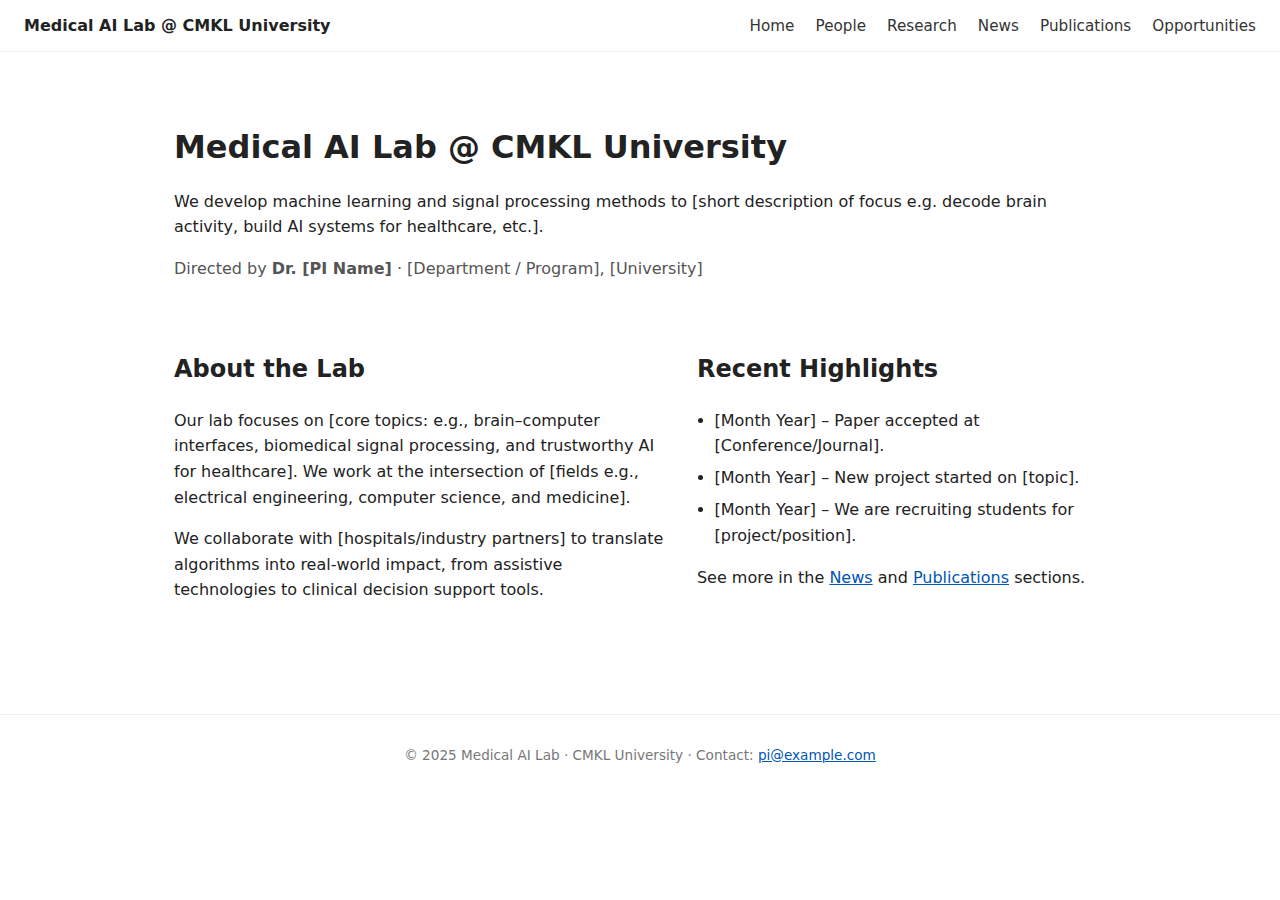
<file: index.html>
<!DOCTYPE html>
<html lang="en">
<head>
  <meta charset="UTF-8">
  <title>Medical AI Lab @ CMKL University</title>
  <meta name="viewport" content="width=device-width, initial-scale=1.0">
  <link rel="stylesheet" href="assets/css/style.css">
</head>
<body>
  <header class="navbar">
    <div class="logo">Medical AI Lab @ CMKL University</div>
    <nav>
      <a href="index.html">Home</a>
      <a href="people.html">People</a>
      <a href="research.html">Research</a>
      <a href="news.html">News</a>
      <a href="publications.html">Publications</a>
      <a href="opportunities.html">Opportunities</a>
    </nav>
  </header>

  <main>
    <section class="hero">
      <h1>Medical AI Lab @ CMKL University</h1>
      <p>
        We develop machine learning and signal processing methods to
        [short description of focus e.g. decode brain activity, build AI systems for healthcare, etc.].
      </p>
      <p class="sub">
        Directed by <strong>Dr. [PI Name]</strong> · [Department / Program], [University]
      </p>
    </section>

    <section class="layout-two">
      <div>
        <h2>About the Lab</h2>
        <p>
          Our lab focuses on [core topics: e.g., brain–computer interfaces, biomedical signal processing,
          and trustworthy AI for healthcare]. We work at the intersection of
          [fields e.g., electrical engineering, computer science, and medicine].
        </p>
        <p>
          We collaborate with [hospitals/industry partners] to translate algorithms into
          real-world impact, from assistive technologies to clinical decision support tools.
        </p>
      </div>
      <div>
        <h2>Recent Highlights</h2>
        <ul class="simple-list">
          <li>[Month Year] – Paper accepted at [Conference/Journal].</li>
          <li>[Month Year] – New project started on [topic].</li>
          <li>[Month Year] – We are recruiting students for [project/position].</li>
        </ul>
        <p>
          See more in the <a href="news.html">News</a> and
          <a href="publications.html">Publications</a> sections.
        </p>
      </div>
    </section>
  </main>

  <footer>
    <p>© 2025 Medical AI Lab · CMKL University · Contact: <a href="mailto:pi@example.com">pi@example.com</a></p>
  </footer>
</body>
</html>
</file>
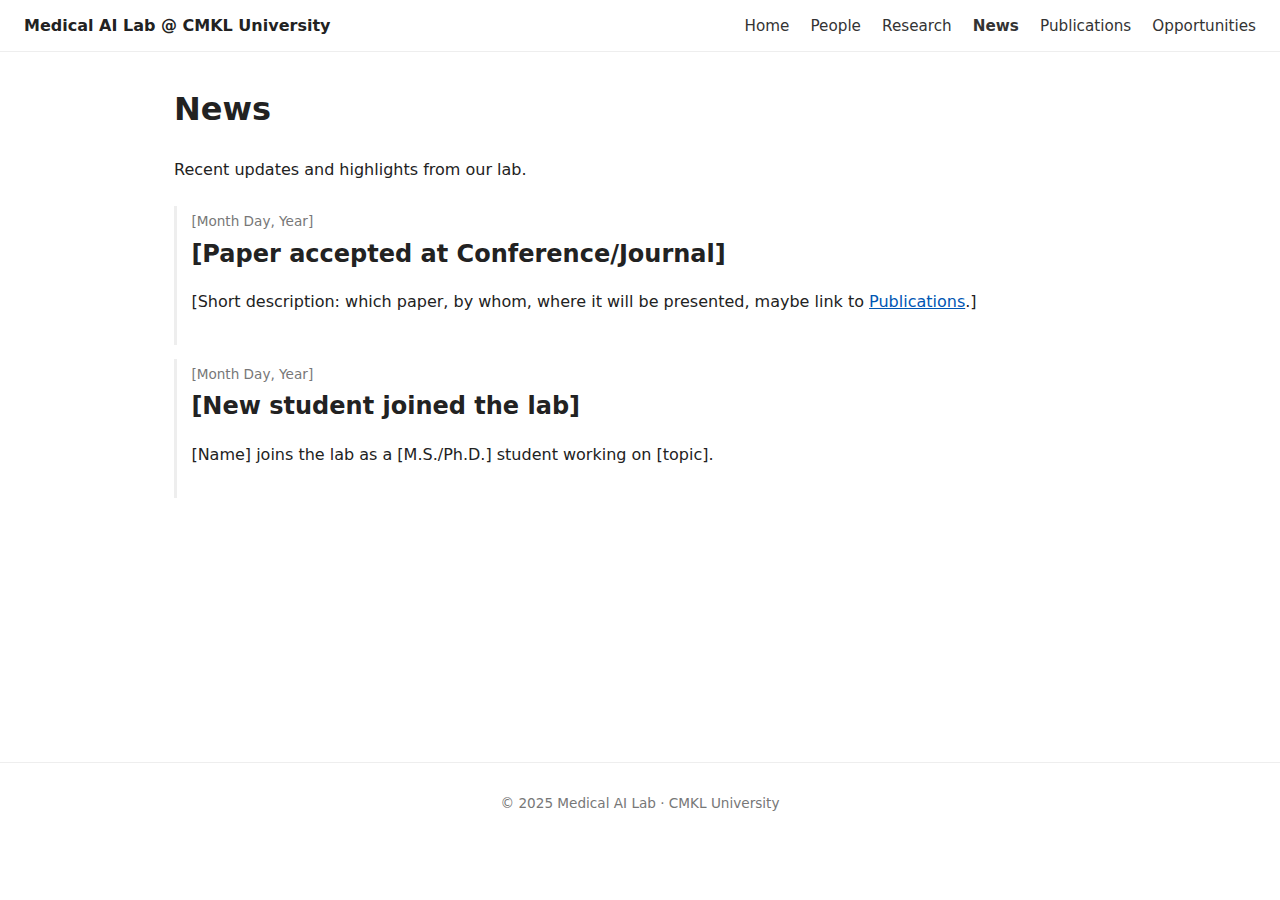
<file: news.html>
<!DOCTYPE html>
<html lang="en">
<head>
  <meta charset="UTF-8">
  <title>News · [Lab Name]</title>
  <meta name="viewport" content="width=device-width, initial-scale=1.0">
  <link rel="stylesheet" href="assets/css/style.css">
</head>
<body>
  <header class="navbar">
    <div class="logo">Medical AI Lab @ CMKL University</div>
    <nav>
      <a href="index.html">Home</a>
      <a href="people.html">People</a>
      <a href="research.html">Research</a>
      <a href="news.html" class="active">News</a>
      <a href="publications.html">Publications</a>
      <a href="opportunities.html">Opportunities</a>
    </nav>
  </header>

  <main class="page">
    <h1>News</h1>
    <p>Recent updates and highlights from our lab.</p>

    <section class="news-list">
      <article class="news-item">
        <p class="news-date">[Month Day, Year]</p>
        <h2 class="news-title">[Paper accepted at Conference/Journal]</h2>
        <p>
          [Short description: which paper, by whom, where it will be presented,
          maybe link to <a href="publications.html">Publications</a>.]
        </p>
      </article>

      <article class="news-item">
        <p class="news-date">[Month Day, Year]</p>
        <h2 class="news-title">[New student joined the lab]</h2>
        <p>
          [Name] joins the lab as a [M.S./Ph.D.] student working on [topic].
        </p>
      </article>
    </section>
  </main>

  <footer>
    <p>© 2025 Medical AI Lab · CMKL University</p>
  </footer>
</body>
</html>
</file>
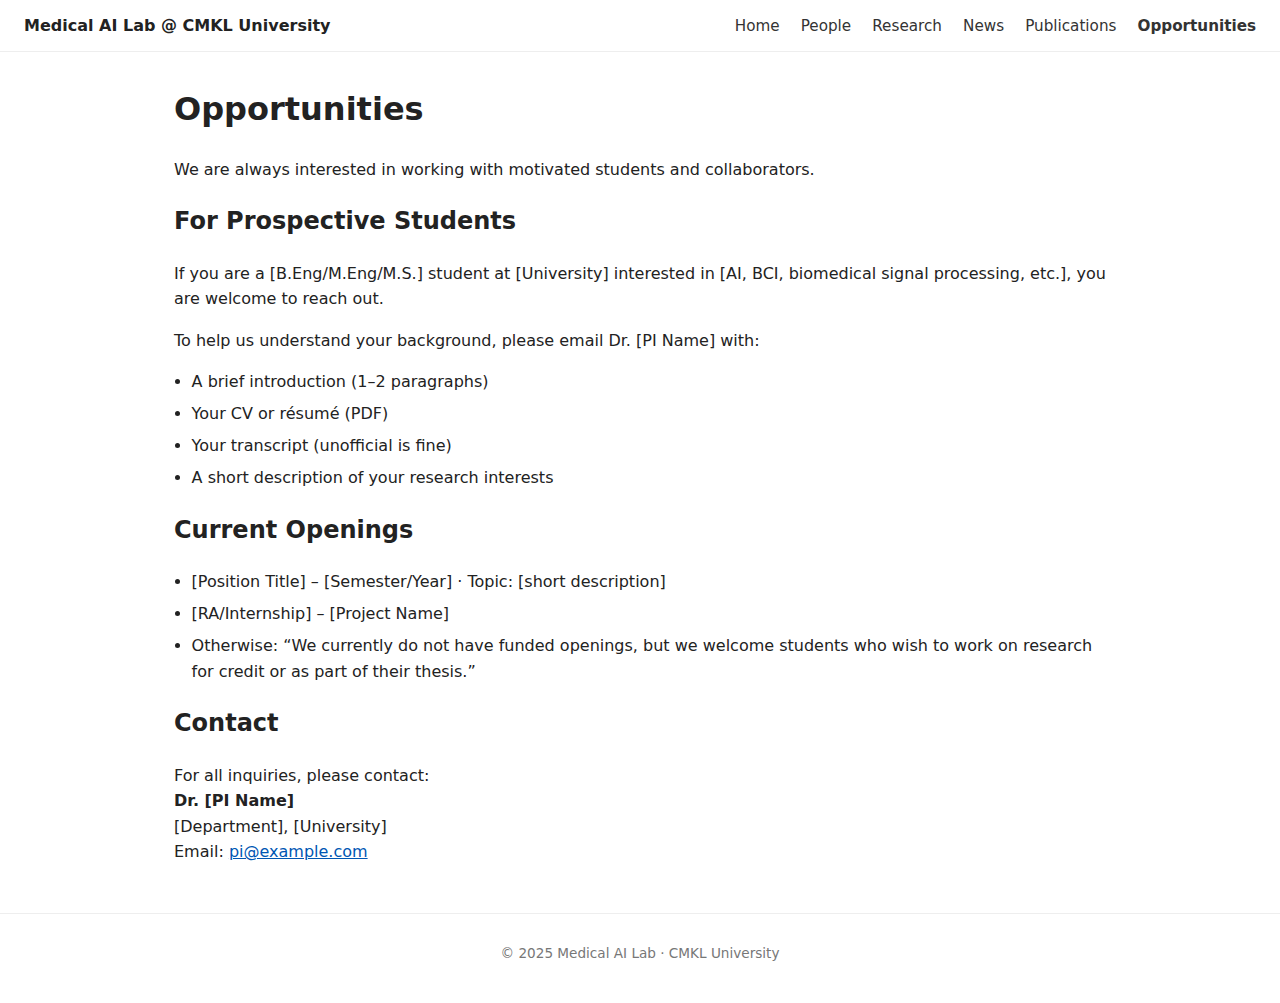
<file: opportunities.html>
<!DOCTYPE html>
<html lang="en">
<head>
  <meta charset="UTF-8">
  <title>Opportunities · [Lab Name]</title>
  <meta name="viewport" content="width=device-width, initial-scale=1.0">
  <link rel="stylesheet" href="assets/css/style.css">
</head>
<body>
  <header class="navbar">
    <div class="logo">Medical AI Lab @ CMKL University</div>
    <nav>
      <a href="index.html">Home</a>
      <a href="people.html">People</a>
      <a href="research.html">Research</a>
      <a href="news.html">News</a>
      <a href="publications.html">Publications</a>
      <a href="opportunities.html" class="active">Opportunities</a>
    </nav>
  </header>

  <main class="page">
    <h1>Opportunities</h1>
    <p>
      We are always interested in working with motivated students and collaborators.
    </p>

    <section>
      <h2>For Prospective Students</h2>
      <p>
        If you are a [B.Eng/M.Eng/M.S.] student at [University] interested in
        [AI, BCI, biomedical signal processing, etc.], you are welcome to reach out.
      </p>
      <p>
        To help us understand your background, please email Dr. [PI Name] with:
      </p>
      <ul class="simple-list">
        <li>A brief introduction (1–2 paragraphs)</li>
        <li>Your CV or résumé (PDF)</li>
        <li>Your transcript (unofficial is fine)</li>
        <li>A short description of your research interests</li>
      </ul>
    </section>

    <section>
      <h2>Current Openings</h2>
      <ul class="simple-list">
        <li>[Position Title] – [Semester/Year] · Topic: [short description]</li>
        <li>[RA/Internship] – [Project Name]</li>
        <li>Otherwise: “We currently do not have funded openings, but we welcome students
            who wish to work on research for credit or as part of their thesis.”</li>
      </ul>
    </section>

    <section>
      <h2>Contact</h2>
      <p>
        For all inquiries, please contact:<br>
        <strong>Dr. [PI Name]</strong><br>
        [Department], [University]<br>
        Email: <a href="mailto:pi@example.com">pi@example.com</a>
      </p>
    </section>
  </main>

  <footer>
    <p>© 2025 Medical AI Lab · CMKL University</p>
  </footer>
</body>
</html>
</file>
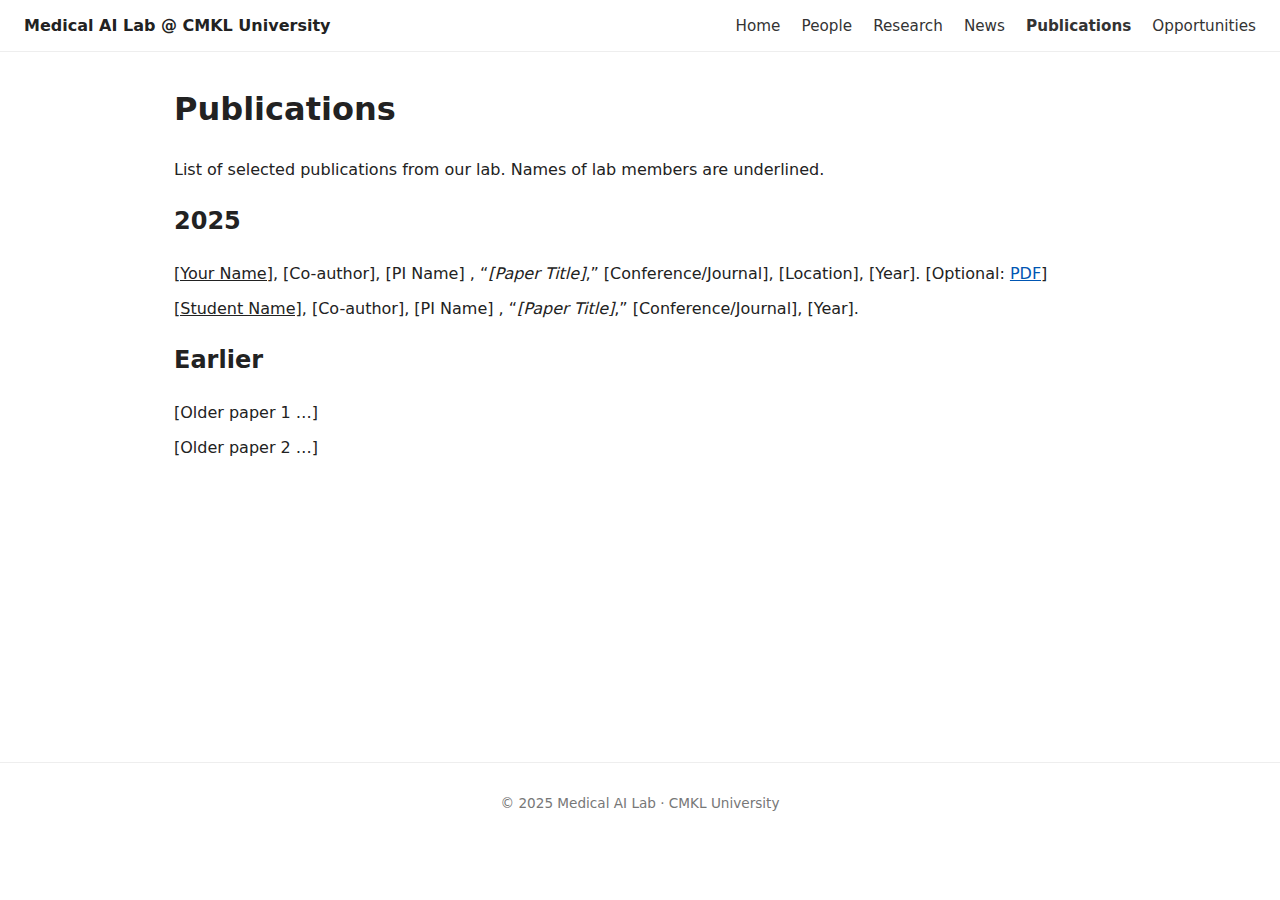
<file: publications.html>
<!DOCTYPE html>
<html lang="en">
<head>
  <meta charset="UTF-8">
  <title>Publications · [Lab Name]</title>
  <meta name="viewport" content="width=device-width, initial-scale=1.0">
  <link rel="stylesheet" href="assets/css/style.css">
</head>
<body>
  <header class="navbar">
    <div class="logo">Medical AI Lab @ CMKL University</div>
    <nav>
      <a href="index.html">Home</a>
      <a href="people.html">People</a>
      <a href="research.html">Research</a>
      <a href="news.html">News</a>
      <a href="publications.html" class="active">Publications</a>
      <a href="opportunities.html">Opportunities</a>
    </nav>
  </header>

  <main class="page">
    <h1>Publications</h1>
    <p>
      List of selected publications from our lab. Names of lab members are underlined.
    </p>

    <section>
      <h2>2025</h2>
      <ul class="pub-list">
        <li>
          <span class="pub-authors">
            <u>[Your Name]</u>, [Co-author], [PI Name]
          </span>,
          “<span class="pub-title">[Paper Title]</span>,”
          <span class="pub-venue">[Conference/Journal]</span>, [Location], [Year].
          [Optional: <a href="#" target="_blank" rel="noopener">PDF</a>]
        </li>
        <li>
          <span class="pub-authors">
            <u>[Student Name]</u>, [Co-author], [PI Name]
          </span>,
          “<span class="pub-title">[Paper Title]</span>,”
          <span class="pub-venue">[Conference/Journal]</span>, [Year].
        </li>
      </ul>
    </section>

    <section>
      <h2>Earlier</h2>
      <ul class="pub-list">
        <li>[Older paper 1 …]</li>
        <li>[Older paper 2 …]</li>
      </ul>
    </section>
  </main>

  <footer>
    <p>© 2025 Medical AI Lab · CMKL University</p>
  </footer>
</body>
</html>
</file>
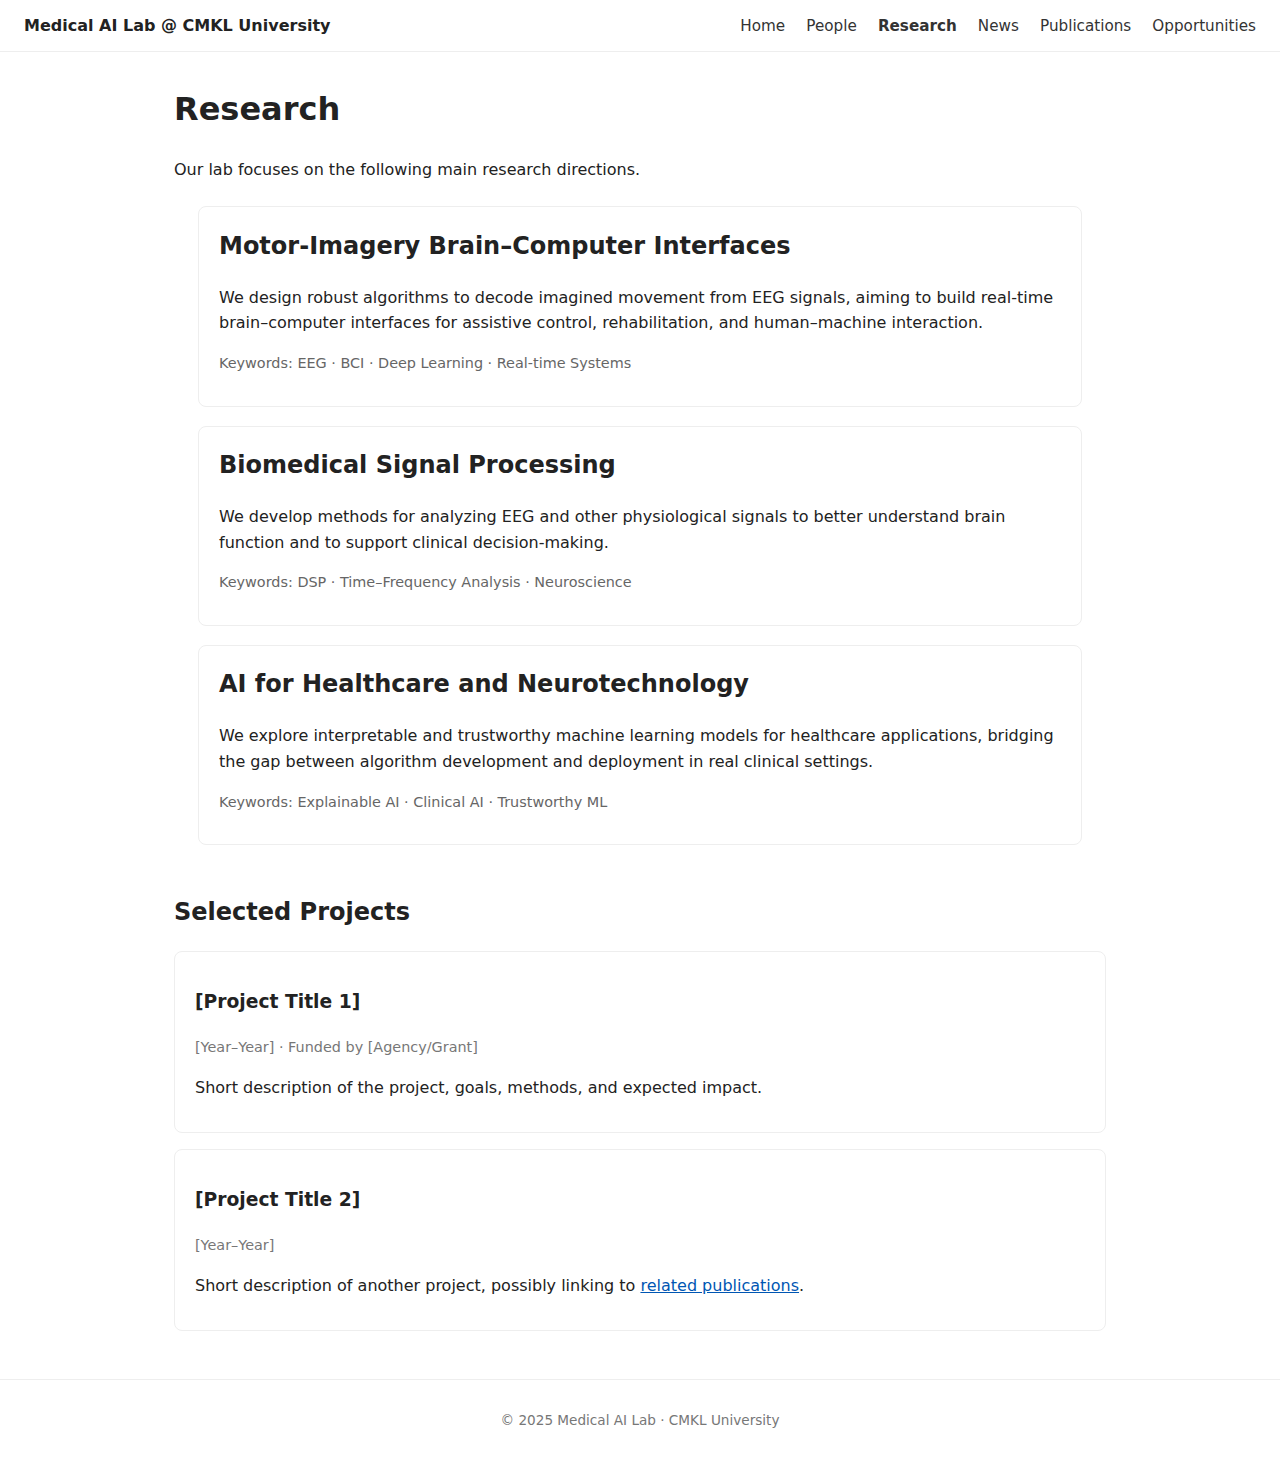
<file: research.html>
<!DOCTYPE html>
<html lang="en">
<head>
  <meta charset="UTF-8">
  <title>Research · [Lab Name]</title>
  <meta name="viewport" content="width=device-width, initial-scale=1.0">
  <link rel="stylesheet" href="assets/css/style.css">
</head>
<body>
  <header class="navbar">
    <div class="logo">Medical AI Lab @ CMKL University</div>
    <nav>
      <a href="index.html">Home</a>
      <a href="people.html">People</a>
      <a href="research.html" class="active">Research</a>
      <a href="news.html">News</a>
      <a href="publications.html">Publications</a>
      <a href="opportunities.html">Opportunities</a>
    </nav>
  </header>

  <main class="page">
    <h1>Research</h1>
    <p>
      Our lab focuses on the following main research directions.
    </p>

    <section class="cards">
      <article class="card">
        <h2>Motor-Imagery Brain–Computer Interfaces</h2>
        <p>
          We design robust algorithms to decode imagined movement from EEG signals,
          aiming to build real-time brain–computer interfaces for assistive control,
          rehabilitation, and human–machine interaction.
        </p>
        <p class="tags">Keywords: EEG · BCI · Deep Learning · Real-time Systems</p>
      </article>

      <article class="card">
        <h2>Biomedical Signal Processing</h2>
        <p>
          We develop methods for analyzing EEG and other physiological signals
          to better understand brain function and to support clinical decision-making.
        </p>
        <p class="tags">Keywords: DSP · Time–Frequency Analysis · Neuroscience</p>
      </article>

      <article class="card">
        <h2>AI for Healthcare and Neurotechnology</h2>
        <p>
          We explore interpretable and trustworthy machine learning models for
          healthcare applications, bridging the gap between algorithm development
          and deployment in real clinical settings.
        </p>
        <p class="tags">Keywords: Explainable AI · Clinical AI · Trustworthy ML</p>
      </article>
    </section>

    <section>
      <h2>Selected Projects</h2>
      <div class="project-list">
        <article class="project">
          <h3>[Project Title 1]</h3>
          <p class="meta">[Year–Year] · Funded by [Agency/Grant]</p>
          <p>
            Short description of the project, goals, methods, and expected impact.
          </p>
        </article>

        <article class="project">
          <h3>[Project Title 2]</h3>
          <p class="meta">[Year–Year]</p>
          <p>
            Short description of another project, possibly linking to
            <a href="publications.html">related publications</a>.
          </p>
        </article>
      </div>
    </section>
  </main>

  <footer>
    <p>© 2025 Medical AI Lab · CMKL University</p>
  </footer>
</body>
</html>
</file>
<file: assets/css/style.css>
/* Basic reset */
* {
  box-sizing: border-box;
}

body {
  margin: 0;
  font-family: system-ui, -apple-system, BlinkMacSystemFont, "Segoe UI", sans-serif;
  line-height: 1.6;
  color: #222;
  background: #ffffff;
}

/* Navbar */
.navbar {
  display: flex;
  justify-content: space-between;
  align-items: center;
  padding: 0.8rem 1.5rem;
  border-bottom: 1px solid #eee;
  position: sticky;
  top: 0;
  background: #fff;
  z-index: 10;
}

.navbar .logo {
  font-weight: 700;
  font-size: 1rem;
}

.navbar nav a {
  margin-left: 1rem;
  text-decoration: none;
  color: #333;
  font-size: 0.95rem;
}

.navbar nav a:hover {
  text-decoration: underline;
}

.navbar nav a.active {
  font-weight: 600;
}

/* Layout */
main {
  min-height: 70vh;
}

.page {
  max-width: 980px;
  margin: 2rem auto 3rem;
  padding: 0 1.5rem;
}

.hero {
  padding: 3rem 1.5rem 2rem;
  max-width: 980px;
  margin: 0 auto;
}

.hero h1 {
  margin-bottom: 0.5rem;
}

.hero .sub {
  color: #555;
}

/* Two-column section */
.layout-two {
  max-width: 980px;
  margin: 0 auto 3rem;
  padding: 0 1.5rem 2rem;
  display: grid;
  gap: 2rem;
}

@media (min-width: 800px) {
  .layout-two {
    grid-template-columns: 1.2fr 1fr;
  }
}

/* Cards */
.cards {
  max-width: 980px;
  margin: 1.5rem auto 3rem;
  padding: 0 1.5rem;
  display: grid;
  gap: 1.2rem;
}

.card {
  padding: 1rem 1.25rem;
  border-radius: 8px;
  border: 1px solid #eee;
  background: #fff;
}

.card h2 {
  margin-top: 0.2rem;
}

.tags {
  color: #666;
  font-size: 0.9rem;
  margin-top: 0.4rem;
}

/* People */
.people-grid {
  display: grid;
  gap: 1.2rem;
  margin-top: 1rem;
}

@media (min-width: 720px) {
  .people-grid {
    grid-template-columns: repeat(2, minmax(0, 1fr));
  }
}

.person-card {
  border: 1px solid #eee;
  padding: 1rem 1.25rem;
  border-radius: 8px;
  background: #fff;
}

.person-photo {
  width: 120px;
  height: 120px;
  object-fit: cover;
  border-radius: 50%;
  display: block;
  margin-bottom: 0.75rem;
}

.role {
  margin: 0.15rem 0;
  color: #555;
}

.person-card .tags {
  margin-bottom: 0.5rem;
}

.person-card .contact {
  font-size: 0.9rem;
  color: #555;
}

/* News */
.news-list {
  margin-top: 1.5rem;
}

.news-item {
  border-left: 3px solid #eee;
  padding: 0.3rem 0 0.9rem 0.9rem;
  margin-bottom: 0.9rem;
}

.news-date {
  font-size: 0.85rem;
  color: #777;
  margin: 0;
}

.news-title {
  margin: 0.1rem 0 0.2rem;
}

/* Publications */
.pub-list {
  list-style: none;
  padding-left: 0;
}

.pub-list li {
  margin-bottom: 0.6rem;
}

.pub-authors {
  font-weight: 500;
}

.pub-title {
  font-style: italic;
}

.pub-venue {
  font-weight: 400;
}

/* Projects */
.project-list {
  margin-top: 1rem;
  display: grid;
  gap: 1rem;
}

.project {
  border: 1px solid #eee;
  padding: 1rem 1.25rem;
  border-radius: 8px;
  background: #fff;
}

.project .meta {
  font-size: 0.9rem;
  color: #777;
}

/* Simple list */
.simple-list {
  padding-left: 1.1rem;
}

.simple-list li {
  margin-bottom: 0.4rem;
}

/* Links */
a {
  color: #0056b3;
}

a:hover {
  color: #003f7d;
}

/* Footer */
footer {
  text-align: center;
  padding: 1rem 1.5rem 1.5rem;
  font-size: 0.85rem;
  color: #777;
  border-top: 1px solid #eee;
  margin-top: 2rem;
}
</file>
